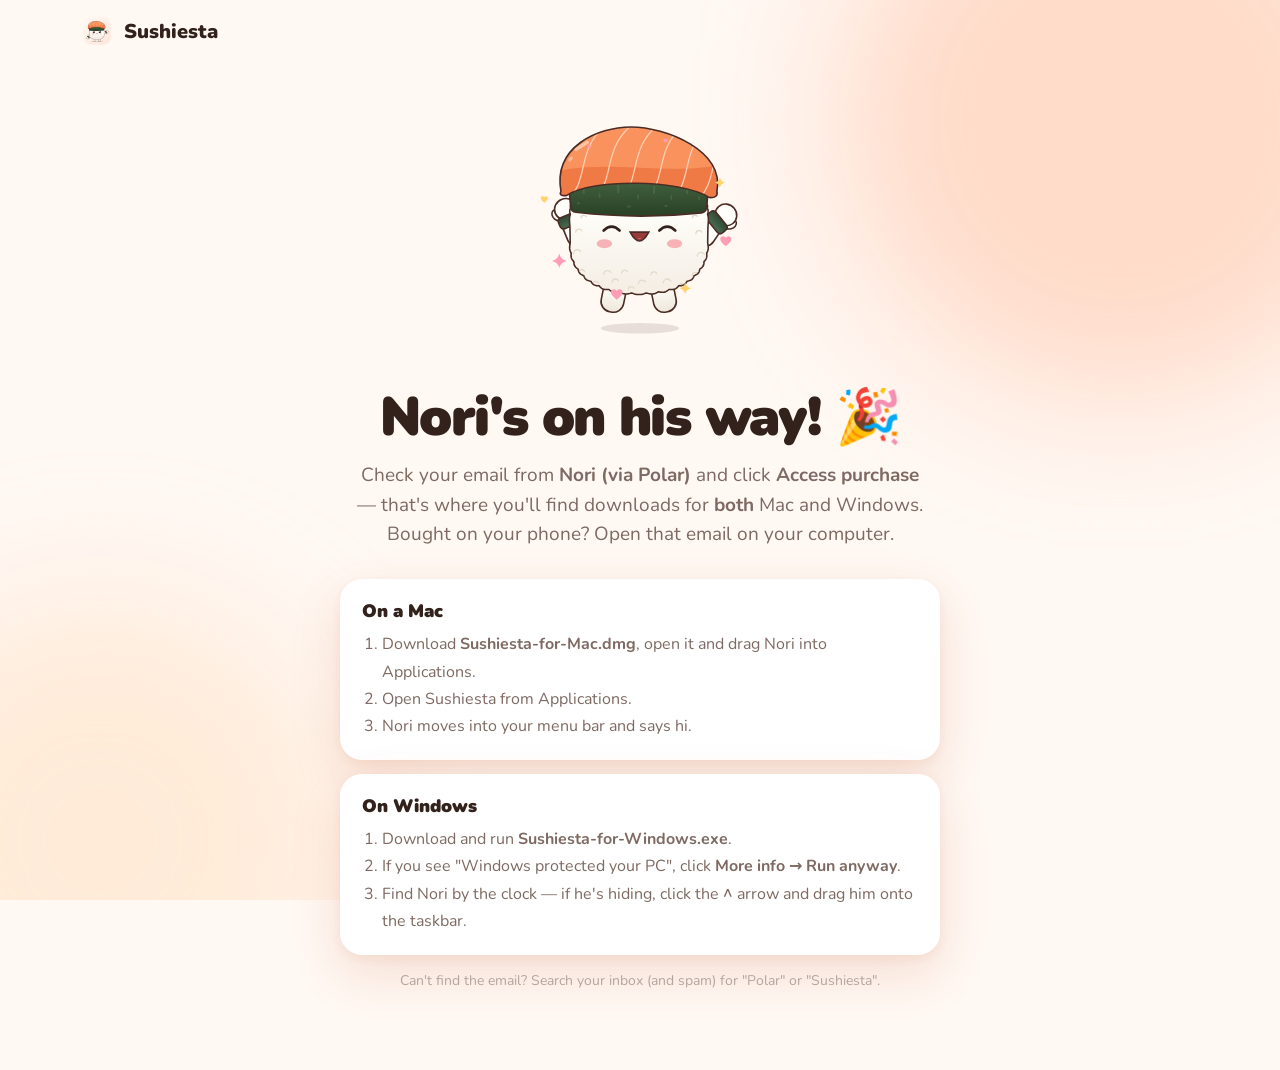
<file: thanks.html>
<!doctype html>
<html lang="en">
<head>
  <meta charset="utf-8">
  <meta name="viewport" content="width=device-width, initial-scale=1">
  <title>Thank you! · Sushiesta</title>
  <link rel="icon" type="image/png" href="assets/favicon.png">
  <link rel="stylesheet" href="styles.css">
  <style>
    .thanks { max-width: 640px; margin: 0 auto; padding: 30px 20px 80px; text-align: center; }
    .thanks canvas { width: 280px; height: 280px; margin: 0 auto; }
    .steps { display: grid; gap: 14px; text-align: left; margin-top: 30px; }
    .step { padding: 20px 22px; border-radius: 22px; background: #fff; box-shadow: var(--shadow); }
    .step h3 { margin: 0 0 8px; font-size: 18px; font-weight: 1000; }
    .step ol { margin: 0; padding-left: 20px; color: var(--ink-2); line-height: 1.7; }
  </style>
  <script src="mascot.js" defer></script>
  <!-- GoatCounter: cookie-free visitor counts, no personal data. -->
  <script data-goatcounter="https://sushiesta.goatcounter.com/count" async src="https://gc.zgo.at/count.js"></script>
</head>
<body>
  <div class="backdrop" aria-hidden="true"><i class="blob b1"></i><i class="blob b2"></i></div>
  <header class="nav"><a class="brand" href="index.html"><img src="assets/icon.png" alt="" width="34" height="34"><span>Sushiesta</span></a></header>
  <main class="thanks">
    <canvas id="nori"></canvas>
    <h1 style="font-size:clamp(36px,6vw,54px)">Nori's on his way! 🎉</h1>
    <p class="lede" style="margin:0 auto">Check your email from <b>Nori (via Polar)</b> and click <b>Access purchase</b> —
      that's where you'll find downloads for <b>both</b> Mac and Windows. Bought on your phone? Open that email on your computer.</p>
    <div class="steps">
      <div class="step">
        <h3>On a Mac</h3>
        <ol>
          <li>Download <b>Sushiesta-for-Mac.dmg</b>, open it and drag Nori into Applications.</li>
          <li>Open Sushiesta from Applications.</li>
          <li>Nori moves into your menu bar and says hi.</li>
        </ol>
      </div>
      <div class="step">
        <h3>On Windows</h3>
        <ol>
          <li>Download and run <b>Sushiesta-for-Windows.exe</b>.</li>
          <li>If you see "Windows protected your PC", click <b>More info → Run anyway</b>.</li>
          <li>Find Nori by the clock — if he's hiding, click the <b>^</b> arrow and drag him onto the taskbar.</li>
        </ol>
      </div>
    </div>
    <p class="fine">Can't find the email? Search your inbox (and spam) for "Polar" or "Sushiesta".</p>
  </main>
  <script>
    addEventListener('DOMContentLoaded', () => {
      const canvas = document.getElementById('nori');
      const dpr = Math.min(2, devicePixelRatio || 1);
      canvas.width = 280 * dpr; canvas.height = 280 * dpr;
      const ctx = canvas.getContext('2d');
      ctx.scale(dpr, dpr);
      const frame = () => {
        const t = performance.now() / 1000;
        ctx.clearRect(0, 0, 280, 280);
        // 12% margin all round so his arms and sparkles never get clipped.
        Nori.draw(ctx, Nori.makePose({ kind: 'celebrating' }, t), t, 31, 31, 218, 218);
        requestAnimationFrame(frame);
      };
      frame();
    });
  </script>
</body>
</html>
</file>
<file: styles.css>
@font-face {
  font-family: "Nunito";
  src: url("assets/nunito.woff2") format("woff2");
  font-weight: 200 1000;
  font-display: swap;
}

:root {
  --cream: #FFF8F3;
  --blush: #FFE3D6;
  --peach: #FFD3BF;
  --coral: #FF9A6B;
  --accent: #EF7748;
  --accent-deep: #E5532E;
  --ink: #33221C;
  --ink-2: #7E6A62;
  --ink-3: #B5A59E;
  --card: #FFFFFF;
  --nori: #2E4A35;
  --gradient: linear-gradient(90deg, #FF9A6B, #EF5F3A);
  --shadow: 0 18px 50px rgba(194, 86, 45, 0.16), 0 4px 12px rgba(194, 86, 45, 0.08);
  --radius: 28px;
}

* { box-sizing: border-box; }
html { -webkit-text-size-adjust: 100%; overflow-anchor: none; }
/* Smooth scrolling only for in-page link jumps, so the load-time "back to top" is instant. */
html.smooth { scroll-behavior: smooth; }
body {
  margin: 0;
  font-family: "Nunito", ui-rounded, "SF Pro Rounded", system-ui, sans-serif;
  color: var(--ink);
  background: var(--cream);
  overflow-x: hidden;
  -webkit-font-smoothing: antialiased;
}
img, canvas { display: block; }
a { color: var(--accent-deep); }
button { font-family: inherit; cursor: pointer; border: 0; }
[hidden] { display: none !important; }

/* ---------- Backdrop: drifting color blobs + falling rice grains ---------- */
.backdrop { position: fixed; inset: 0; z-index: -1; overflow: hidden; pointer-events: none; }
.blob { position: absolute; border-radius: 50%; filter: blur(70px); opacity: 0.55; animation: drift 22s ease-in-out infinite alternate; }
.b1 { width: 560px; height: 560px; background: #FFC3A6; top: -160px; right: -120px; }
.b2 { width: 480px; height: 480px; background: #FFE0C2; bottom: -180px; left: -140px; animation-delay: -6s; }
.b3 { width: 380px; height: 380px; background: #FFD0DA; top: 40%; left: 55%; animation-delay: -12s; opacity: 0.35; }
@keyframes drift { to { transform: translate(-60px, 50px) scale(1.12); } }
.grains i {
  position: absolute; top: -20px; width: 7px; height: 12px; border-radius: 50%;
  background: #fff; box-shadow: 0 0 0 1px rgba(74, 44, 36, 0.12);
  animation: fall linear infinite;
}
@keyframes fall { to { transform: translateY(110vh) rotate(540deg); } }

/* ---------- Nav ---------- */
.nav {
  position: sticky; top: 0; z-index: 20;
  display: flex; align-items: center; gap: 20px;
  padding: 14px max(20px, calc((100vw - 1120px) / 2));
  transition: background 0.3s, box-shadow 0.3s;
}
.nav.scrolled { background: rgba(255, 248, 243, 0.82); backdrop-filter: blur(14px); -webkit-backdrop-filter: blur(14px); box-shadow: 0 1px 0 rgba(74, 44, 36, 0.06); }
.brand { display: flex; align-items: center; gap: 10px; text-decoration: none; color: var(--ink); font-weight: 900; font-size: 20px; }
.brand img { border-radius: 9px; }
.links { display: flex; gap: 22px; margin-left: auto; }
.links a { color: var(--ink-2); text-decoration: none; font-weight: 700; font-size: 15px; }
.links a:hover { color: var(--accent-deep); }

/* ---------- Buttons ---------- */
.btn {
  display: inline-flex; align-items: center; justify-content: center; gap: 10px;
  padding: 16px 26px; border-radius: 999px; font-size: 17px; font-weight: 900;
  transition: transform 0.2s cubic-bezier(.3, 1.6, .5, 1), box-shadow 0.2s;
}
.btn svg { width: 20px; height: 20px; fill: currentColor; }
.btn:active { transform: scale(0.96); }
.btn.primary { color: #fff; background: var(--gradient); box-shadow: 0 10px 26px rgba(239, 95, 58, 0.38); }
.btn.primary:hover { transform: translateY(-2px); box-shadow: 0 14px 32px rgba(239, 95, 58, 0.45); }
.btn.secondary { color: var(--ink); background: var(--card); box-shadow: inset 0 0 0 2px var(--peach), 0 6px 16px rgba(194, 86, 45, 0.08); }
.btn.secondary:hover { transform: translateY(-2px); }
.btn.small { padding: 10px 18px; font-size: 14px; color: #fff; background: var(--gradient); box-shadow: 0 6px 16px rgba(239, 95, 58, 0.3); }
.btn.big { padding: 20px 36px; font-size: 20px; }

/* ---------- Hero ---------- */
.hero {
  display: grid; grid-template-columns: 1.05fr 1fr; align-items: center; gap: 40px;
  max-width: 1120px; margin: 0 auto; padding: 40px 20px 70px;
}
.eyebrow {
  display: inline-flex; align-items: center; gap: 8px; padding: 7px 14px; border-radius: 999px;
  background: var(--card); box-shadow: inset 0 0 0 1.5px var(--peach); font-size: 13px; font-weight: 800; color: var(--accent-deep);
}
.eyebrow i { width: 8px; height: 8px; border-radius: 50%; background: #3BC47A; box-shadow: 0 0 0 4px rgba(59, 196, 122, 0.18); animation: pulse 1.8s infinite; }
@keyframes pulse { 50% { box-shadow: 0 0 0 7px rgba(59, 196, 122, 0); } }
h1 { margin: 18px 0 16px; font-size: clamp(42px, 6.2vw, 72px); line-height: 1.02; letter-spacing: -1.6px; font-weight: 1000; }
.wiggle { display: inline-block; background: var(--gradient); -webkit-background-clip: text; background-clip: text; color: transparent; animation: wiggle 2.6s ease-in-out infinite; transform-origin: 50% 80%; }
@keyframes wiggle { 0%, 70%, 100% { transform: rotate(0); } 76% { transform: rotate(-5deg) scale(1.04); } 84% { transform: rotate(4deg); } 92% { transform: rotate(-2deg); } }
.lede { font-size: 19px; line-height: 1.55; color: var(--ink-2); max-width: 30em; margin: 0 0 28px; }
.cta { display: flex; flex-wrap: wrap; gap: 12px; }
.cta.stacked { flex-direction: column; }
.fine { font-size: 14px; color: var(--ink-3); margin: 16px 0 0; }
.fine b { color: var(--ink); }

.hero-stage { position: relative; aspect-ratio: 1; max-width: 520px; width: 100%; justify-self: center; cursor: pointer; }
.hero-stage .spot { position: absolute; inset: 2%; border-radius: 50%; background: radial-gradient(circle, rgba(255, 154, 107, 0.45) 25%, transparent 66%); animation: breathe 5s ease-in-out infinite; }
.hero-stage .ring {
  position: absolute; left: 15%; top: 18%; width: 70%; height: 70%; border-radius: 50%;
  background: linear-gradient(var(--peach), rgba(255, 154, 107, 0.9));
  box-shadow: inset 0 0 0 7px rgba(255, 255, 255, 0.9), 0 24px 50px rgba(239, 119, 72, 0.3);
}
@keyframes breathe { 50% { transform: scale(1.06); opacity: 0.85; } }
.hero-stage canvas { position: absolute; }
/* Nori canvases overhang their spot by 12% on every side so poses are never clipped. */
.hero-stage canvas, .popup-stage canvas, .tile canvas {
  left: -12%; top: -12%; width: 124%; height: 124%; pointer-events: none;
}
.bubble {
  position: absolute; right: 2%; top: 12%; padding: 10px 16px; border-radius: 18px 18px 18px 4px;
  background: var(--card); box-shadow: var(--shadow); font-weight: 900; font-size: 15px; color: var(--accent-deep);
  transition: transform 0.35s cubic-bezier(.3, 1.6, .5, 1), opacity 0.25s;
}
.bubble.swap { transform: scale(0.6); opacity: 0; }
.tap-hint { position: absolute; bottom: 0; left: 0; right: 0; text-align: center; margin: 0; font-size: 13px; font-weight: 800; color: var(--ink-3); }

/* ---------- Marquee ---------- */
.marquee { overflow: hidden; background: var(--nori); color: #fff; transform: rotate(-1.5deg); margin: 10px -20px; box-shadow: 0 12px 30px rgba(46, 74, 53, 0.25); }
.track { display: flex; gap: 26px; width: max-content; padding: 16px 0; animation: scroll 38s linear infinite; font-weight: 900; font-size: 19px; white-space: nowrap; }
.track b { font-weight: 400; }
@keyframes scroll { to { transform: translateX(-50%); } }

/* ---------- Sections ---------- */
.section { max-width: 1120px; margin: 0 auto; padding: 100px 20px 0; }
.section-head { text-align: center; max-width: 640px; margin: 0 auto 44px; }
.kicker { display: inline-block; font-size: 13px; font-weight: 900; letter-spacing: 1px; text-transform: uppercase; color: var(--accent); }
h2 { margin: 10px 0 12px; font-size: clamp(32px, 4.4vw, 50px); line-height: 1.08; letter-spacing: -1px; font-weight: 1000; }
.section-head p { margin: 0; font-size: 18px; color: var(--ink-2); line-height: 1.5; }

/* ---------- Demo desk ---------- */
.desk {
  position: relative; max-width: 900px; margin: 0 auto; min-height: 520px; border-radius: var(--radius);
  background: #1F1F2B; overflow: hidden; box-shadow: 0 30px 80px rgba(31, 31, 43, 0.35);
}
.desk-bar { display: flex; align-items: center; gap: 8px; padding: 14px 18px; background: #2B2B3A; }
.desk-bar i { width: 12px; height: 12px; border-radius: 50%; background: #FF5F57; }
.desk-bar i:nth-child(2) { background: #FEBC2E; }
.desk-bar i:nth-child(3) { background: #28C840; }
.desk-bar span { margin: 0 auto; color: rgba(255, 255, 255, 0.6); font-size: 13px; font-weight: 700; }
.code { margin: 0; padding: 26px 28px; color: #E6E6EB; font: 500 15px/1.75 ui-monospace, "SF Mono", Menlo, Consolas, monospace; }
.code .k { color: #FF7AB2; } .code .t { color: #6BDFFF; } .code .n { color: #D0BF69; } .code .f { color: #67B7A4; } .code .c { color: #7F8C98; }

.popup {
  position: absolute; right: 22px; top: 70px; width: min(484px, calc(100% - 44px)); aspect-ratio: 484 / 348;
  display: flex; flex-direction: column; padding: 14px 16px 16px 12px; border-radius: 24px;
  background: linear-gradient(135deg, #FFF8F3, #FFE3D6);
  box-shadow: 0 24px 60px rgba(0, 0, 0, 0.45), inset 0 0 0 1.5px rgba(255, 255, 255, 0.6);
  transform: translateX(120%); transition: transform 0.6s cubic-bezier(.2, .9, .3, 1.15), opacity 0.4s;
}
.popup.in { transform: none; }
.popup.out { opacity: 0; transform: translateY(14px); }
.popup-top { flex: 1; display: flex; align-items: center; gap: 10px; min-height: 0; padding-left: 8px; }
.popup-stage { position: relative; height: 100%; aspect-ratio: 1; max-height: 210px; flex: none; }
.popup-stage .disc { position: absolute; left: 7%; top: 11%; width: 86%; height: 86%; border-radius: 50%; background: linear-gradient(var(--peach), rgba(255, 154, 107, 0.85)); box-shadow: inset 0 0 0 3px rgba(255, 255, 255, 0.9); }
.popup-stage canvas { position: absolute; }
.popup-copy { display: flex; flex-direction: column; align-items: flex-start; }
.pill-badge { font-size: 10px; font-weight: 900; letter-spacing: 0.8px; text-transform: uppercase; color: #fff; padding: 4px 9px; border-radius: 999px; background: var(--gradient); margin-bottom: 9px; }
.popup-copy h3 { margin: 0 0 11px; font-size: 19px; line-height: 1.2; font-weight: 1000; }
.stretch-pill { display: inline-flex; align-items: center; gap: 7px; padding: 7px 12px; border-radius: 999px; background: #fff; box-shadow: inset 0 0 0 1.5px var(--peach); font-size: 14px; font-weight: 800; color: var(--accent-deep); }
.stretch-pill i { width: 8px; height: 8px; border-radius: 50%; background: var(--gradient); }
.popup-actions { display: flex; gap: 8px; height: 42px; flex: none; }
.ghost { padding: 0 14px; border-radius: 999px; background: #fff; box-shadow: inset 0 0 0 1.5px var(--peach); color: var(--ink-2); font-size: 12px; font-weight: 800; transition: transform 0.15s; }
.ghost:active { transform: scale(0.95); }
.ghost:disabled { opacity: 0.4; }
.feel { position: relative; flex: 1; border-radius: 999px; overflow: hidden; background: #FFE6DA; }
.feel .fill { position: absolute; left: 0; top: 0; bottom: 0; width: 0; border-radius: 999px; background: var(--gradient); }
.feel .label { position: absolute; inset: 0; display: flex; align-items: center; justify-content: center; font-size: 13px; font-weight: 900; font-variant-numeric: tabular-nums; white-space: nowrap; }
.feel .base { color: var(--accent-deep); }
.feel .top { color: #fff; }
.feel.ready { animation: glowbtn 1.5s ease-in-out infinite; }
@keyframes glowbtn { 50% { box-shadow: 0 6px 20px rgba(239, 119, 72, 0.6); } }
.replay { position: absolute; right: 22px; top: 70px; padding: 12px 20px; border-radius: 999px; background: var(--gradient); color: #fff; font-weight: 900; font-size: 15px; }
.demo-note { text-align: center; color: var(--ink-3); font-size: 14px; margin: 18px 0 0; }

/* ---------- Gallery ---------- */
.gallery { display: grid; grid-template-columns: repeat(4, 1fr); gap: 18px; }
.tile {
  position: relative; border-radius: 24px; padding: 14px 14px 18px; background: var(--card);
  box-shadow: var(--shadow); text-align: center; transition: transform 0.3s cubic-bezier(.3, 1.4, .5, 1);
}
.tile:hover { transform: translateY(-6px) rotate(-1deg); }
.tile .stage { position: relative; aspect-ratio: 1; }
.tile .stage::before { content: ""; position: absolute; left: 14%; top: 18%; width: 72%; height: 72%; border-radius: 50%; background: linear-gradient(#FFEDE4, var(--blush)); }
.tile canvas { position: absolute; }
.tile h3 { margin: 6px 0 4px; font-size: 17px; font-weight: 1000; }
.tile p { margin: 0; font-size: 13.5px; color: var(--ink-2); line-height: 1.4; }
.tile .num { position: absolute; top: 12px; left: 12px; width: 26px; height: 26px; border-radius: 50%; display: grid; place-items: center; background: var(--gradient); color: #fff; font-size: 12px; font-weight: 900; }

/* ---------- Walk strip ---------- */
.walk-strip { position: relative; margin-top: 110px; height: 300px; background: linear-gradient(transparent, rgba(255, 211, 191, 0.5) 75%, transparent); overflow: hidden; }
.walk-strip p { position: relative; z-index: 1; text-align: center; margin: 0; padding: 0 20px; font-size: clamp(22px, 3vw, 30px); font-weight: 1000; }
.walk-strip canvas { position: absolute; left: 0; bottom: 0; width: 100%; height: 270px; }

/* ---------- Features ---------- */
.features { display: grid; grid-template-columns: repeat(3, 1fr); gap: 18px; }
.feature { padding: 26px; border-radius: 24px; background: var(--card); box-shadow: var(--shadow); }
.feature .icon { width: 52px; height: 52px; border-radius: 16px; display: grid; place-items: center; font-size: 26px; background: var(--blush); }
.feature h3 { margin: 16px 0 6px; font-size: 19px; font-weight: 1000; }
.feature p { margin: 0; color: var(--ink-2); line-height: 1.5; font-size: 15px; }

/* ---------- Pricing ---------- */
.price-card {
  position: relative; max-width: 520px; margin: 0 auto; padding: 150px 34px 34px; border-radius: 36px; text-align: center;
  background: linear-gradient(160deg, #FFFFFF, #FFF1EA); box-shadow: 0 30px 80px rgba(194, 86, 45, 0.22), inset 0 0 0 2px #fff;
}
.price-card canvas { position: absolute; left: 50%; top: -140px; width: 310px; height: 310px; transform: translateX(-50%); pointer-events: none; }
.big-price { display: flex; align-items: baseline; justify-content: center; gap: 8px; margin: 8px 0 18px; }
.big-price .price { font-size: 72px; font-weight: 1000; letter-spacing: -2px; background: var(--gradient); -webkit-background-clip: text; background-clip: text; color: transparent; }
.big-price small { font-size: 17px; font-weight: 800; color: var(--ink-3); }
.price-card ul { list-style: none; padding: 0; margin: 0 0 26px; text-align: left; display: inline-block; }
.price-card li { position: relative; padding: 7px 0 7px 32px; font-size: 16px; font-weight: 700; }
.price-card li::before { content: "✓"; position: absolute; left: 0; top: 6px; width: 22px; height: 22px; border-radius: 50%; display: grid; place-items: center; font-size: 12px; color: #fff; background: #3BC47A; }

/* ---------- FAQ ---------- */
.faq { max-width: 760px; margin: 0 auto; display: grid; gap: 12px; }
details { border-radius: 20px; background: var(--card); box-shadow: var(--shadow); padding: 4px 24px; }
summary { cursor: pointer; list-style: none; padding: 18px 0; font-size: 17px; font-weight: 900; display: flex; justify-content: space-between; gap: 16px; }
summary::-webkit-details-marker { display: none; }
summary::after { content: "+"; font-size: 24px; line-height: 1; color: var(--accent); transition: transform 0.25s; }
details[open] summary::after { transform: rotate(45deg); }
details p { margin: 0 0 20px; color: var(--ink-2); line-height: 1.6; }

/* ---------- Final CTA & footer ---------- */
.final { text-align: center; padding: 120px 20px 90px; }
.final h2 { margin-bottom: 30px; }
.footer { display: flex; justify-content: space-between; flex-wrap: wrap; gap: 10px; max-width: 1120px; margin: 0 auto; padding: 30px 20px 40px; color: var(--ink-3); font-size: 14px; font-weight: 700; border-top: 1px solid rgba(74, 44, 36, 0.08); }

.toast {
  position: fixed; left: 50%; bottom: 28px; transform: translateX(-50%); z-index: 50; max-width: calc(100% - 40px);
  padding: 14px 22px; border-radius: 18px; background: var(--ink); color: #fff; font-weight: 700; font-size: 15px; box-shadow: var(--shadow);
}

/* ---------- Scroll reveal ---------- */
.reveal { opacity: 0; transform: translateY(26px); transition: opacity 0.8s ease, transform 0.8s cubic-bezier(.2, .8, .2, 1); }
.reveal.seen { opacity: 1; transform: none; }

/* ---------- Responsive ---------- */
@media (max-width: 900px) {
  .hero { grid-template-columns: 1fr; text-align: center; padding-top: 10px; gap: 10px; }
  .hero-stage { order: -1; max-width: 360px; }
  .lede { margin-left: auto; margin-right: auto; }
  .cta { justify-content: center; }
  .gallery { grid-template-columns: repeat(2, 1fr); gap: 12px; }
  .features { grid-template-columns: 1fr 1fr; }
  .links { display: none; }
  .nav .btn { margin-left: auto; }
}
@media (max-width: 600px) {
  .section { padding-top: 80px; }
  .cta .btn { flex: 1 1 100%; }
  .features { grid-template-columns: 1fr; }
  .desk { min-height: 470px; }
  .code { font-size: 12px; padding: 20px; }
  .popup { right: 10px; left: 10px; width: auto; top: 160px; aspect-ratio: auto; height: 270px; }
  .popup-stage { height: auto; width: 42%; }
  .popup-copy h3 { font-size: 15px; }
  .stretch-pill { font-size: 12px; padding: 6px 10px; }
  .ghost { padding: 0 10px; font-size: 11px; }
  .feel .label { font-size: 11.5px; }
  .tile p { display: none; }
  .tile h3 { font-size: 14px; }
  .price-card { padding: 130px 22px 28px; }
  .bubble { font-size: 13px; }
  .walk-strip { height: 240px; }
  .walk-strip canvas { height: 200px; }
}

@media (prefers-reduced-motion: reduce) {
  *, *::before, *::after { animation: none !important; transition: none !important; }
  .reveal { opacity: 1; transform: none; }
}
</file>
